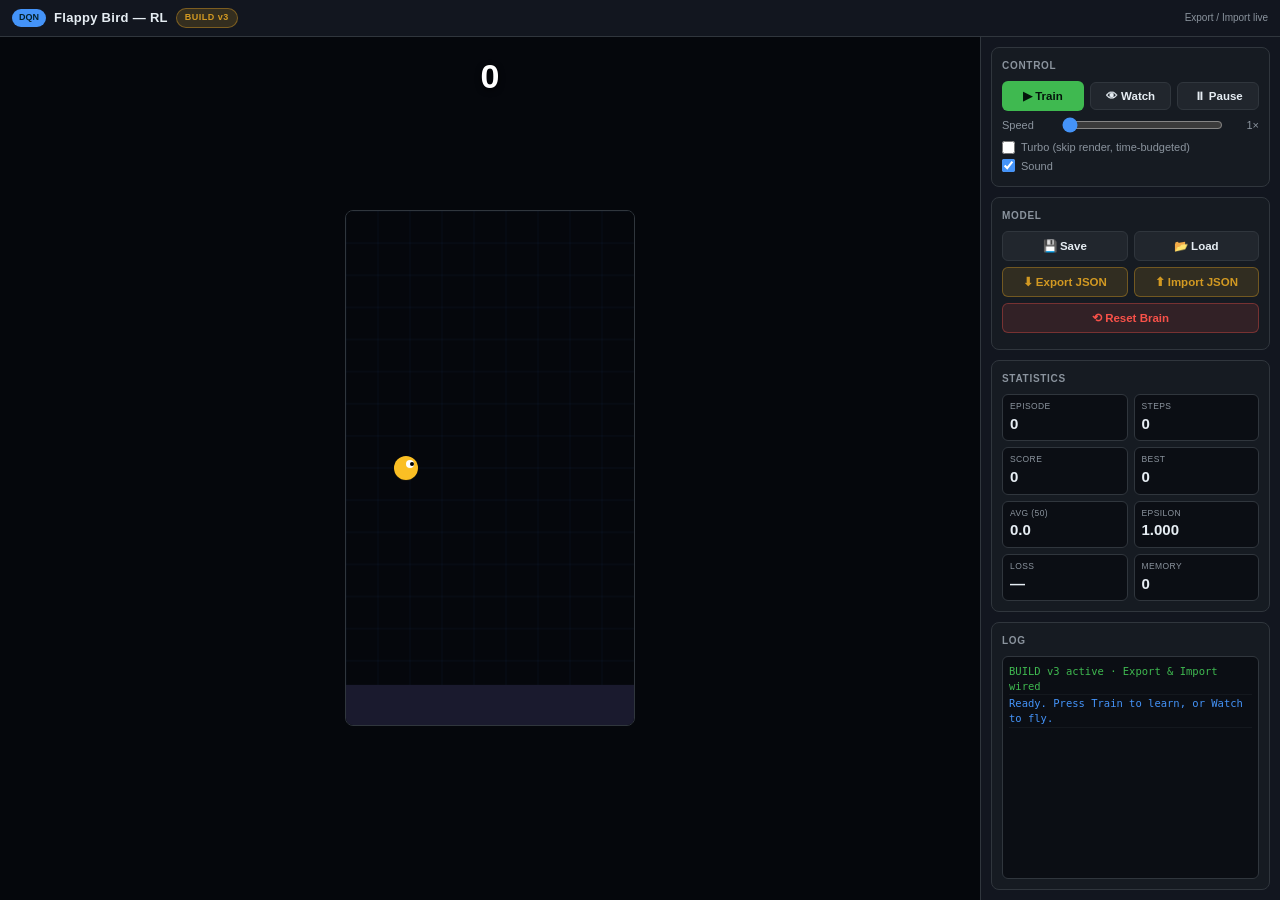
<file: index.html>
<!doctype html>
<html lang="en">
<head>
<meta charset="utf-8">
<meta name="viewport" content="width=device-width, initial-scale=1, viewport-fit=cover">
<meta http-equiv="Cache-Control" content="no-cache, no-store, must-revalidate">
<meta http-equiv="Pragma" content="no-cache">
<meta http-equiv="Expires" content="0">
<title>Flappy Bird — DQN RL · BUILD v3</title>
<style>
:root{--bg:#0b0e14;--panel:#12161f;--card:#161b22;--line:#30363d;--text:#e6edf3;--dim:#8b949e;--accent:#4493f8;--green:#3fb950;--red:#f85149;--amber:#d29922}
*{box-sizing:border-box;margin:0;padding:0}
html,body{height:100%}
body{background:var(--bg);color:var(--text);font:13px/1.5 -apple-system,BlinkMacSystemFont,"Segoe UI",Roboto,sans-serif;display:flex;flex-direction:column;overflow:hidden}
header{padding:8px 12px;border-bottom:1px solid var(--line);background:var(--panel);display:flex;align-items:center;gap:8px;flex:none;flex-wrap:wrap}
header h1{font-size:13px;font-weight:700;letter-spacing:.3px}
header .tag{font-size:9px;font-weight:700;background:var(--accent);color:#04222b;padding:2px 7px;border-radius:999px}
header .ver{font-size:9px;font-weight:800;letter-spacing:.5px;background:rgba(210,153,34,.18);color:var(--amber);border:1px solid rgba(210,153,34,.45);padding:2px 8px;border-radius:999px}
header .sub{font-size:10px;color:var(--dim);margin-left:auto}
.wrap{flex:1;min-height:0;display:flex;gap:0}
.stage{flex:1;min-width:0;display:flex;align-items:center;justify-content:center;padding:8px;position:relative;background:#05070c}
canvas{background:#05070c;border:1px solid var(--line);border-radius:8px;width:auto;height:auto;max-width:100%;max-height:100%;aspect-ratio:288/512;display:block}
.hud{position:absolute;top:14px;left:0;right:0;text-align:center;font-size:34px;font-weight:800;color:#fff;text-shadow:0 2px 6px rgba(0,0,0,.7);pointer-events:none}
.side{width:300px;flex:none;border-left:1px solid var(--line);background:var(--panel);overflow-y:auto;padding:10px;display:flex;flex-direction:column;gap:10px}
.card{background:var(--card);border:1px solid var(--line);border-radius:8px;padding:10px}
.card h2{font-size:10px;text-transform:uppercase;letter-spacing:.7px;color:var(--dim);margin-bottom:8px}
.row{display:flex;gap:6px;align-items:center;flex-wrap:wrap;margin-bottom:6px}
.row:last-child{margin-bottom:0}
.row label{font-size:11px;color:var(--dim);min-width:54px}
.row input[type=range]{flex:1;accent-color:var(--accent)}
.row .val{font-size:11px;color:var(--dim);min-width:30px;text-align:right}
button{flex:1;min-width:0;background:#21262d;border:1px solid var(--line);border-radius:6px;padding:7px 6px;color:var(--text);font-size:11.5px;font-weight:600;cursor:pointer;white-space:nowrap}
button:hover{border-color:var(--accent)}
button.primary{background:var(--green);border-color:transparent;color:#04140b}
button.warn{background:rgba(210,153,34,.15);border-color:rgba(210,153,34,.4);color:var(--amber)}
button.danger{background:rgba(248,81,73,.12);border-color:rgba(248,81,73,.35);color:var(--red)}
.chk{display:flex;gap:6px;align-items:center;font-size:11px;color:var(--dim);cursor:pointer;margin:2px 0}
.chk input{accent-color:var(--accent);width:auto;margin:0}
.grid{display:grid;grid-template-columns:1fr 1fr;gap:6px}
.stat{background:var(--bg);border:1px solid var(--line);border-radius:6px;padding:5px 7px}
.stat .k{font-size:8.5px;text-transform:uppercase;letter-spacing:.4px;color:var(--dim)}
.stat .v{font-size:15px;font-weight:700;font-variant-numeric:tabular-nums}
.log{height:120px;overflow-y:auto;background:var(--bg);border:1px solid var(--line);border-radius:6px;padding:6px;font:10.5px/1.4 ui-monospace,Menlo,Consolas,monospace;color:var(--dim)}
.log div{padding:1px 0;border-bottom:1px solid rgba(48,54,61,.25);word-break:break-word}
.log .good{color:var(--green)}.log .bad{color:var(--red)}.log .info{color:var(--accent)}
input[type=file]{display:none}
@media(max-width:760px){
  .wrap{flex-direction:column}
  .stage{flex:none;height:46vh;padding:6px}
  canvas{max-height:100%}
  .side{width:100%;flex:1;border-left:none;border-top:1px solid var(--line)}
  .hud{font-size:26px;top:8px}
}
</style>
</head>
<body>
<header>
  <span class="tag">DQN</span>
  <h1>Flappy Bird — RL</h1>
  <span class="ver" id="buildVer">BUILD v3</span>
  <span class="sub">Export / Import live</span>
</header>
<div class="wrap">
  <div class="stage">
    <canvas id="game" width="288" height="512"></canvas>
    <div class="hud" id="liveScore">0</div>
  </div>
  <div class="side">
    <div class="card">
      <h2>Control</h2>
      <div class="row">
        <button id="btnTrain" class="primary">▶ Train</button>
        <button id="btnWatch">👁 Watch</button>
        <button id="btnPause">⏸ Pause</button>
      </div>
      <div class="row">
        <label>Speed</label>
        <input type="range" id="speed" min="1" max="30" value="1">
        <span class="val" id="speedVal">1×</span>
      </div>
      <div class="chk"><input type="checkbox" id="turbo"><span>Turbo (skip render, time‑budgeted)</span></div>
      <div class="chk"><input type="checkbox" id="sound" checked><span>Sound</span></div>
    </div>
    <div class="card">
      <h2>Model</h2>
      <div class="row">
        <button id="btnSave">💾 Save</button>
        <button id="btnLoad">📂 Load</button>
      </div>
      <div class="row">
        <button id="btnExport" class="warn">⬇ Export JSON</button>
        <button id="btnImport" class="warn">⬆ Import JSON</button>
      </div>
      <div class="row">
        <button id="btnReset" class="danger">⟲ Reset Brain</button>
      </div>
      <input type="file" id="fileImport" accept=".json,application/json">
    </div>
    <div class="card">
      <h2>Statistics</h2>
      <div class="grid">
        <div class="stat"><div class="k">Episode</div><div class="v" id="stEp">0</div></div>
        <div class="stat"><div class="k">Steps</div><div class="v" id="stSteps">0</div></div>
        <div class="stat"><div class="k">Score</div><div class="v" id="stScore">0</div></div>
        <div class="stat"><div class="k">Best</div><div class="v" id="stBest">0</div></div>
        <div class="stat"><div class="k">Avg (50)</div><div class="v" id="stAvg">0.0</div></div>
        <div class="stat"><div class="k">Epsilon</div><div class="v" id="stEps">1.000</div></div>
        <div class="stat"><div class="k">Loss</div><div class="v" id="stLoss">—</div></div>
        <div class="stat"><div class="k">Memory</div><div class="v" id="stMem">0</div></div>
      </div>
    </div>
    <div class="card" style="flex:1;display:flex;flex-direction:column;min-height:0">
      <h2>Log</h2>
      <div class="log" id="logBox" style="flex:1;height:auto"></div>
    </div>
  </div>
</div>

<script>
console.log('FLAPPY DQN BUILD v3 loaded');
/* ---------- Neural net: 4 -> 32 -> 32 -> 2, ReLU hidden, linear out, Adam ---------- */
function randn(){var u=0,v=0;while(u===0)u=Math.random();while(v===0)v=Math.random();return Math.sqrt(-2*Math.log(u))*Math.cos(2*Math.PI*v);}
function DenseNet(sizes){
  this.sizes=sizes.slice();this.L=sizes.length-1;this.W=[];this.b=[];
  for(var l=0;l<this.L;l++){var nin=sizes[l],nout=sizes[l+1],sc=Math.sqrt(2/nin),Wl=[];
    for(var i=0;i<nout;i++){var row=new Float64Array(nin);for(var j=0;j<nin;j++)row[j]=randn()*sc;Wl.push(row);}
    this.W.push(Wl);this.b.push(new Float64Array(nout));}
  this.adamInit();
}
DenseNet.prototype.adamInit=function(){
  this.t=0;this.b1=0.9;this.b2=0.999;this.e=1e-8;this.mW=[];this.vW=[];this.mb=[];this.vb=[];
  for(var l=0;l<this.L;l++){var no=this.sizes[l+1],ni=this.sizes[l],mW=[],vW=[];
    for(var i=0;i<no;i++){mW.push(new Float64Array(ni));vW.push(new Float64Array(ni));}
    this.mW.push(mW);this.vW.push(vW);this.mb.push(new Float64Array(no));this.vb.push(new Float64Array(no));}
};
DenseNet.prototype.forward=function(x){
  var acts=[x instanceof Float64Array?x:Float64Array.from(x)],zs=[],a=acts[0];
  for(var l=0;l<this.L;l++){var Wl=this.W[l],bl=this.b[l],no=Wl.length,ni=Wl[0].length,z=new Float64Array(no);
    for(var i=0;i<no;i++){var s=bl[i],r=Wl[i];for(var j=0;j<ni;j++)s+=r[j]*a[j];z[i]=s;}
    zs.push(z);var out=new Float64Array(no),last=(l===this.L-1);
    for(var k=0;k<no;k++)out[k]=last?z[k]:Math.max(0,z[k]);
    acts.push(out);a=out;}
  this._c={acts:acts,zs:zs};return a;
};
DenseNet.prototype.predict=function(x){return this.forward(x);};
DenseNet.prototype.train=function(x,target,lr){
  var out=this.forward(x),c=this._c,n=out.length,delta=new Float64Array(n),loss=0,i,j;
  for(i=0;i<n;i++){var d=out[i]-target[i];loss+=d*d;delta[i]=2*d/n;}loss/=n;
  var gW=[],gB=[];
  for(var l=0;l<this.L;l++){var no=this.sizes[l+1],ni=this.sizes[l],gw=[];for(i=0;i<no;i++)gw.push(new Float64Array(ni));gW.push(gw);gB.push(new Float64Array(no));}
  for(var l2=this.L-1;l2>=0;l2--){
    var ap=c.acts[l2],dz;
    if(l2===this.L-1){dz=delta;}else{var z=c.zs[l2];dz=new Float64Array(delta.length);for(i=0;i<delta.length;i++)dz[i]=z[i]>0?delta[i]:0;}
    for(i=0;i<dz.length;i++){gB[l2][i]=dz[i];var gr=gW[l2][i];for(j=0;j<ap.length;j++)gr[j]+=dz[i]*ap[j];}
    if(l2>0){var W=this.W[l2],prev=new Float64Array(ap.length);for(i=0;i<dz.length;i++){var dv=dz[i],pr=W[i];for(j=0;j<pr.length;j++)prev[j]+=dv*pr[j];}delta=prev;}
  }
  this.t++;var c1=1-Math.pow(this.b1,this.t),c2=1-Math.pow(this.b2,this.t);
  for(var l3=0;l3<this.L;l3++){var no3=this.sizes[l3+1];
    for(i=0;i<no3;i++){var ni3=this.W[l3][i].length;
      for(j=0;j<ni3;j++){var g=gW[l3][i][j];this.mW[l3][i][j]=this.b1*this.mW[l3][i][j]+(1-this.b1)*g;this.vW[l3][i][j]=this.b2*this.vW[l3][i][j]+(1-this.b2)*g*g;this.W[l3][i][j]-=lr*(this.mW[l3][i][j]/c1)/(Math.sqrt(this.vW[l3][i][j]/c2)+this.e);}
      var gb=gB[l3][i];this.mb[l3][i]=this.b1*this.mb[l3][i]+(1-this.b1)*gb;this.vb[l3][i]=this.b2*this.vb[l3][i]+(1-this.b2)*gb*gb;this.b[l3][i]-=lr*(this.mb[l3][i]/c1)/(Math.sqrt(this.vb[l3][i]/c2)+this.e);}
  }
  return loss;
};
DenseNet.prototype.copyFrom=function(o){for(var l=0;l<this.L;l++){for(var i=0;i<this.W[l].length;i++){this.b[l][i]=o.b[l][i];var a=this.W[l][i],b=o.W[l][i];for(var j=0;j<a.length;j++)a[j]=b[j];}}};
DenseNet.prototype.serialize=function(){var W=[],b=[];for(var l=0;l<this.L;l++){var wl=[];for(var i=0;i<this.W[l].length;i++)wl.push(Array.from(this.W[l][i]));W.push(wl);b.push(Array.from(this.b[l]));}return{sizes:this.sizes,W:W,b:b};};
DenseNet.deserialize=function(d){var net=new DenseNet(d.sizes);for(var l=0;l<net.L;l++){for(var i=0;i<d.W[l].length;i++){net.b[l][i]=d.b[l][i];var a=net.W[l][i],b=d.W[l][i];for(var j=0;j<a.length;j++)a[j]=b[j];}}net.adamInit();return net;};

/* ---------- Environment ---------- */
var G=0.42,JF=-7.2,TV=14,PS=3,GAP=130,PW=52,PSP=200,BR=12,CW=288,CH=512,GY=CH-40,BX=60;
function FlappyEnv(cv){this.cv=cv;this.cx=cv?cv.getContext('2d'):null;this.reset();}
FlappyEnv.prototype.reset=function(){
  this.y=CH/2;this.vy=0;this.pipes=[];this.score=0;this.steps=0;this.done=false;
  this.spawn(CW+60);this.spawn(CW+60+PSP);this.state=this.getState();return this.state;
};
FlappyEnv.prototype.spawn=function(x){var mn=60,mx=GY-GAP-60,t=mn+Math.random()*(mx-mn);this.pipes.push({x:x,top:t,bot:t+GAP,passed:false});};
FlappyEnv.prototype.nextPipe=function(){for(var i=0;i<this.pipes.length;i++)if(this.pipes[i].x+PW>BX-BR)return this.pipes[i];return null;};
FlappyEnv.prototype.getState=function(){
  var p=this.nextPipe(),ny=this.y/CH,nv=this.vy/TV,nd=1,ng=0;
  if(p){nd=Math.max(0,p.x-BX)/CW;ng=((p.top+p.bot)/2-this.y)/CH;}
  return new Float64Array([ny,nv,nd,ng]);
};
FlappyEnv.prototype.step=function(action){
  if(this.done)return{state:this.state,reward:0,done:true,score:this.score};
  if(action===1)this.vy=JF;
  this.vy+=G;if(this.vy>TV)this.vy=TV;this.y+=this.vy;this.steps++;
  var reward=0.01,i;
  for(i=this.pipes.length-1;i>=0;i--){var pp=this.pipes[i];pp.x-=PS;
    if(!pp.passed&&pp.x+PW<BX-BR){pp.passed=true;this.score++;reward+=1;}
    if(pp.x+PW<-PW)this.pipes.splice(i,1);}
  var right=this.pipes.length?this.pipes[this.pipes.length-1].x:BX;
  if(right<CW+50)this.spawn(right+PSP);
  if(this.y+BR>=GY||this.y-BR<=0){this.done=true;reward=-10;}
  for(i=0;i<this.pipes.length;i++){var q=this.pipes[i];
    if(BX+BR>q.x&&BX-BR<q.x+PW&&(this.y-BR<q.top||this.y+BR>q.bot)){this.done=true;reward=-10;}}
  this.state=this.getState();return{state:this.state,reward:reward,done:this.done,score:this.score};
};
FlappyEnv.prototype.render=function(){
  var c=this.cx;if(!c)return;
  c.fillStyle='#05070c';c.fillRect(0,0,CW,CH);
  c.strokeStyle='rgba(68,147,248,.06)';c.lineWidth=1;
  for(var x=0;x<CW;x+=32){c.beginPath();c.moveTo(x,0);c.lineTo(x,CH);c.stroke();}
  for(var y=0;y<CH;y+=32){c.beginPath();c.moveTo(0,y);c.lineTo(CW,y);c.stroke();}
  c.fillStyle='#1a1a2e';c.fillRect(0,GY,CW,CH-GY);
  for(var i=0;i<this.pipes.length;i++){var p=this.pipes[i];
    c.fillStyle='#3fb950';c.fillRect(p.x,0,PW,p.top);c.fillRect(p.x,p.bot,PW,GY-p.bot);
    c.fillStyle='#2ea043';c.fillRect(p.x-2,p.top-14,PW+4,14);c.fillRect(p.x-2,p.bot,PW+4,14);}
  c.save();c.translate(BX,this.y);
  c.rotate(Math.min(Math.PI/4,Math.max(-Math.PI/4,this.vy*0.08)));
  c.fillStyle='#fbbf24';c.beginPath();c.arc(0,0,BR,0,Math.PI*2);c.fill();
  c.fillStyle='#fff';c.beginPath();c.arc(4,-4,4,0,Math.PI*2);c.fill();
  c.fillStyle='#000';c.beginPath();c.arc(6,-4,2,0,Math.PI*2);c.fill();
  c.restore();
};

/* ---------- DQN agent ---------- */
function ReplayBuffer(cap){this.cap=cap;this.data=[];this.pos=0;}
ReplayBuffer.prototype.push=function(it){if(this.data.length<this.cap)this.data.push(it);else this.data[this.pos]=it;this.pos=(this.pos+1)%this.cap;};
ReplayBuffer.prototype.sample=function(n){var o=new Array(n);for(var i=0;i<n;i++)o[i]=this.data[(Math.random()*this.data.length)|0];return o;};
Object.defineProperty(ReplayBuffer.prototype,'size',{get:function(){return this.data.length;}});
ReplayBuffer.prototype.clear=function(){this.data=[];this.pos=0;};

var CAP=20000,BATCH=64,GAMMA=0.99,LR=0.001,SYNC=1000,WARM=500,E0=1.0,E1=0.02,ED=0.995,CLIP=1.0;
function DQNAgent(){
  this.policy=new DenseNet([4,32,32,2]);this.target=new DenseNet([4,32,32,2]);this.target.copyFrom(this.policy);
  this.mem=new ReplayBuffer(CAP);this.eps=E0;this.steps=0;this.loss=null;
}
DQNAgent.prototype.act=function(s,greedy){
  if(!greedy&&Math.random()<this.eps)return Math.random()<0.5?0:1;
  var q=this.policy.predict(s);return q[0]>=q[1]?0:1;
};
DQNAgent.prototype.remember=function(s,a,r,s2,d){this.mem.push({s:s,a:a,r:r,s2:s2,d:d});};
DQNAgent.prototype.learn=function(){
  this.steps++;if(this.mem.size<Math.max(BATCH,WARM))return null;
  var b=this.mem.sample(BATCH),sum=0;
  for(var i=0;i<b.length;i++){var t=b[i],qn=this.target.predict(t.s2),mx=Math.max(qn[0],qn[1]);
    var y=t.d?t.r:t.r+GAMMA*mx,qc=this.policy.predict(t.s),td=y-qc[t.a];
    td=Math.max(-CLIP,Math.min(CLIP,td));var tv=new Float64Array([qc[0],qc[1]]);tv[t.a]=qc[t.a]+td;
    sum+=this.policy.train(t.s,tv,LR);}
  if(this.steps%SYNC===0)this.target.copyFrom(this.policy);
  this.loss=sum/BATCH;return this.loss;
};
DQNAgent.prototype.endEpisode=function(){this.eps=Math.max(E1,this.eps*ED);};
DQNAgent.prototype.resetBrain=function(){this.policy=new DenseNet([4,32,32,2]);this.target=new DenseNet([4,32,32,2]);this.target.copyFrom(this.policy);this.mem.clear();this.eps=E0;this.steps=0;this.loss=null;};
DQNAgent.prototype.serialize=function(){return{policy:this.policy.serialize(),eps:this.eps,steps:this.steps};};
DQNAgent.prototype.load=function(d){this.policy=DenseNet.deserialize(d.policy);this.target=new DenseNet([4,32,32,2]);this.target.copyFrom(this.policy);this.eps=d.eps!=null?d.eps:E1;this.steps=d.steps||0;this.mem.clear();this.loss=null;};

/* ---------- App ---------- */
(function(){
var $=function(s){return document.querySelector(s);};
var cv=$('#game'),env=new FlappyEnv(cv),agent=new DQNAgent();
var mode='idle',running=false,speed=1,turbo=false,soundOn=true;
var episode=0,best=0,scores=[],totalSteps=0,cur=env.reset(),audioCtx=null;

function beep(f,d,v){if(!soundOn)return;try{if(!audioCtx)audioCtx=new(window.AudioContext||window.webkitAudioContext)();var o=audioCtx.createOscillator(),g=audioCtx.createGain();o.type='square';o.frequency.value=f;g.gain.value=v;g.gain.exponentialRampToValueAtTime(0.001,audioCtx.currentTime+d);o.connect(g);g.connect(audioCtx.destination);o.start();o.stop(audioCtx.currentTime+d);}catch(e){}}
function log(m,cls){var box=$('#logBox');if(!box)return;var d=document.createElement('div');d.textContent=m;if(cls)d.className=cls;box.appendChild(d);box.scrollTop=box.scrollHeight;if(box.children.length>150)box.removeChild(box.firstChild);}
function avg(){if(!scores.length)return 0;var s=scores.slice(-50),t=0;for(var i=0;i<s.length;i++)t+=s[i];return t/s.length;}
function stats(){$('#stEp').textContent=episode;$('#stSteps').textContent=totalSteps;$('#stScore').textContent=env.score;$('#stBest').textContent=best;$('#stAvg').textContent=avg().toFixed(1);$('#stEps').textContent=agent.eps.toFixed(3);$('#stLoss').textContent=agent.loss!=null?agent.loss.toFixed(4):'—';$('#stMem').textContent=agent.mem.size;$('#liveScore').textContent=env.score;}

function doStep(){
  var a=agent.act(cur,mode==='watch'),r=env.step(a);
  if(mode==='train'){agent.remember(cur,a,r.reward,r.state,r.done);agent.learn();}
  cur=r.state;totalSteps++;
  if(r.done){episode++;if(r.score>best)best=r.score;scores.push(r.score);if(mode==='train')agent.endEpisode();
    if(r.score>0&&r.score%10===0)log('Ep '+episode+': score '+r.score,'good');
    if(r.score===0&&episode%25===0)log('Ep '+episode+': died at 0','bad');
    cur=env.reset();if(soundOn&&r.score>0)beep(880,0.08,0.08);}
}
function frame(){
  if(running){
    if(turbo){var dl=performance.now()+14;var n=0;while(performance.now()<dl&&n<400){doStep();n++;}}
    else{for(var i=0;i<speed;i++)doStep();}
  }
  if(!turbo)env.render();
  stats();requestAnimationFrame(frame);
}

$('#btnTrain').onclick=function(){mode='train';running=true;log('Training started','info');if(audioCtx&&audioCtx.state==='suspended')audioCtx.resume();};
$('#btnWatch').onclick=function(){mode='watch';running=true;log('Watching greedy policy','info');};
$('#btnPause').onclick=function(){running=!running;log(running?'Resumed':'Paused','info');};
$('#speed').oninput=function(e){speed=parseInt(e.target.value,10);$('#speedVal').textContent=speed+'×';};
$('#turbo').onchange=function(e){turbo=e.target.checked;};
$('#sound').onchange=function(e){soundOn=e.target.checked;};

$('#btnSave').onclick=function(){try{var j=JSON.stringify(agent.serialize());if(j.length>4500000){log('Model too large for localStorage ('+Math.round(j.length/1048576)+' MB). Use Export.','bad');return;}localStorage.setItem('flappy_dqn',j);log('Saved to localStorage ('+Math.round(j.length/1024)+' KB)','good');}catch(e){log('Save failed: '+e.message,'bad');}};
$('#btnLoad').onclick=function(){try{var raw=localStorage.getItem('flappy_dqn');if(!raw){log('No saved model','bad');return;}agent.load(JSON.parse(raw));log('Loaded from localStorage','good');}catch(e){log('Load failed: '+e.message,'bad');}};
$('#btnReset').onclick=function(){if(!confirm('Reset brain? Learned weights lost.'))return;agent.resetBrain();episode=0;best=0;scores=[];totalSteps=0;cur=env.reset();log('Brain reset','info');};

function download(name,text,type){
  try{
    var blob=new Blob([text],{type:type||'application/octet-stream'});
    var url=URL.createObjectURL(blob);
    var a=document.createElement('a');a.href=url;a.download=name;a.style.display='none';
    document.body.appendChild(a);a.click();
    setTimeout(function(){if(a.parentNode)a.parentNode.removeChild(a);URL.revokeObjectURL(url);},200);
    return true;
  }catch(e){return false;}
}
$('#btnExport').onclick=function(){
  var json=JSON.stringify(agent.serialize(),null,2);
  var name='flappy-dqn-'+Date.now()+'.json';
  if(download(name,json,'application/json')){log('Exported '+name+' ('+Math.round(json.length/1024)+' KB)','good');return;}
  try{navigator.clipboard.writeText(json).then(function(){log('Download blocked — JSON copied to clipboard instead','info');},function(){prompt('Copy this JSON:',json);});}
  catch(e){prompt('Copy this JSON manually:',json);}
};
$('#btnImport').onclick=function(){$('#fileImport').click();};
$('#fileImport').onchange=function(e){
  var f=e.target.files[0];if(!f)return;
  if(f.size>50*1048576){log('File too large','bad');e.target.value='';return;}
  var rd=new FileReader();
  rd.onerror=function(){log('Could not read file','bad');};
  rd.onload=function(ev){try{var p=JSON.parse(ev.target.result);if(!p.policy||!p.policy.sizes||!p.policy.W){log('Invalid model: missing policy weights','bad');return;}agent.load(p);episode=0;best=0;scores=[];totalSteps=0;cur=env.reset();log('Imported '+f.name+' ('+Math.round(f.size/1024)+' KB)','good');}catch(err){log('Import failed: '+err.message,'bad');}};
  rd.readAsText(f);e.target.value='';
};

try{var s=localStorage.getItem('flappy_dqn');if(s){agent.load(JSON.parse(s));log('Auto-loaded saved model','info');}}catch(e){}
env.render();stats();
log('BUILD v3 active · Export & Import wired','good');
log('Ready. Press Train to learn, or Watch to fly.','info');
requestAnimationFrame(frame);
})();
</script>
</body>
</html>
</file>
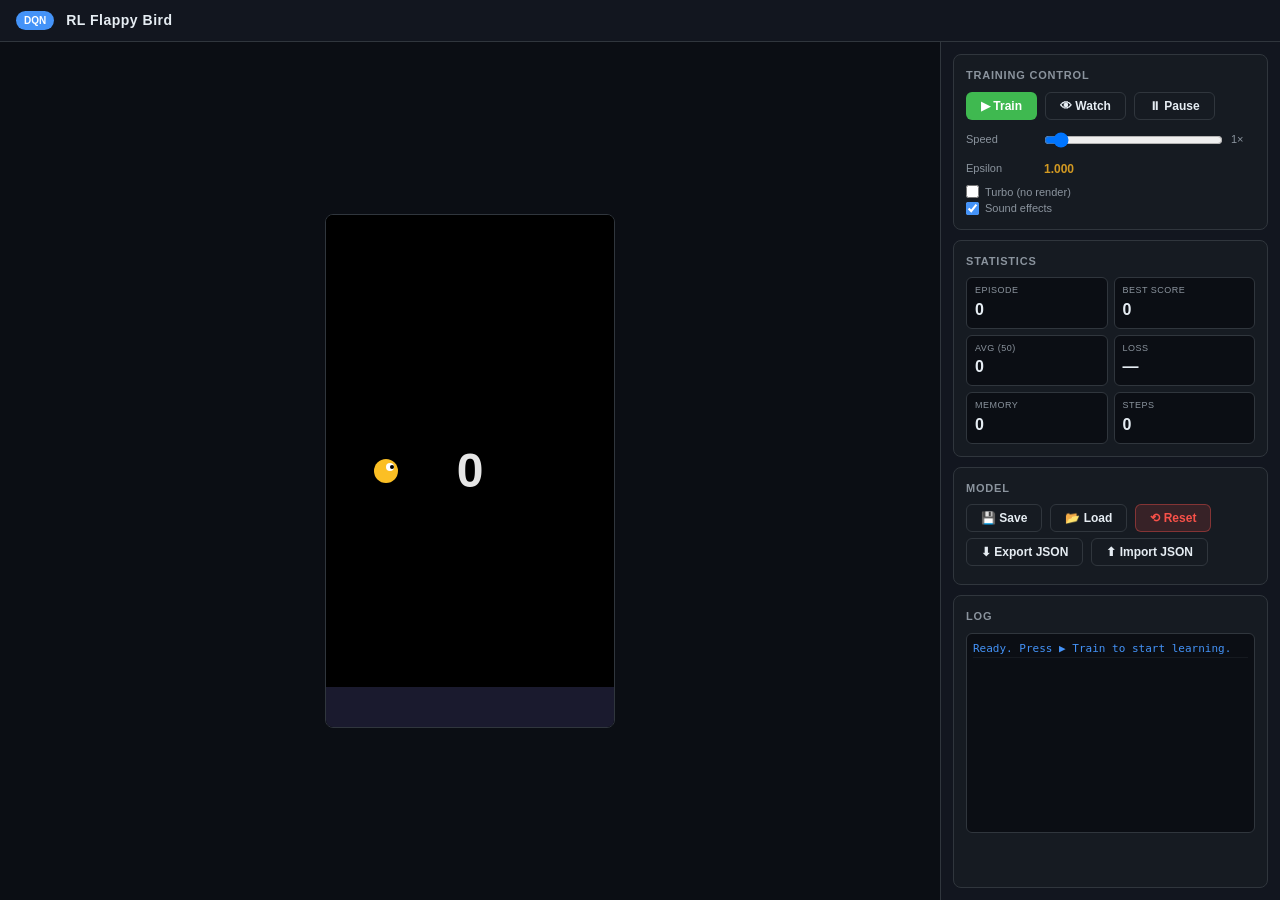
<file: docs/rl-flappy/index.html>
<!doctype html>
<html lang="en">
<head>
<meta charset="utf-8">
<meta name="viewport" content="width=device-width, initial-scale=1, maximum-scale=1, user-scalable=no">
<title>VibeBridge · RL Flappy Bird</title>
<style>
  :root{--bg:#0b0e14;--panel:#12161f;--card:#161b22;--line:#30363d;--text:#e6edf3;--dim:#8b949e;--accent:#4493f8;--green:#3fb950;--red:#f85149;--amber:#d29922}
  *{box-sizing:border-box;margin:0;padding:0}
  body{background:var(--bg);color:var(--text);font:13px/1.5 -apple-system,BlinkMacSystemFont,"Segoe UI",sans-serif;height:100vh;display:flex;flex-direction:column;overflow:hidden}
  header{padding:10px 16px;border-bottom:1px solid var(--line);display:flex;align-items:center;gap:12px;background:var(--panel)}
  header h1{font-size:14px;font-weight:700;letter-spacing:.5px}
  header .tag{font-size:10px;background:var(--accent);color:#fff;padding:2px 8px;border-radius:999px;font-weight:600}
  .wrap{flex:1;display:flex;min-height:0}
  .game-col{flex:1;display:flex;flex-direction:column;align-items:center;justify-content:center;min-width:0;padding:12px;position:relative}
  canvas{border:1px solid var(--line);border-radius:8px;background:#000;image-rendering:pixelated;max-width:100%;max-height:100%}
  .overlay{position:absolute;inset:0;display:flex;align-items:center;justify-content:center;pointer-events:none}
  .overlay .score{font-size:48px;font-weight:800;color:#fff;text-shadow:0 2px 8px rgba(0,0,0,.6);opacity:.9}
  .side{width:340px;min-width:280px;border-left:1px solid var(--line);background:var(--panel);display:flex;flex-direction:column;overflow-y:auto;padding:12px;gap:10px}
  .card{background:var(--card);border:1px solid var(--line);border-radius:8px;padding:12px}
  .card h2{font-size:11px;text-transform:uppercase;letter-spacing:.8px;color:var(--dim);margin-bottom:8px}
  .row{display:flex;gap:8px;align-items:center;flex-wrap:wrap;margin-bottom:6px}
  .row label{font-size:11px;color:var(--dim);min-width:70px}
  .row input,.row select{flex:1;background:var(--bg);border:1px solid var(--line);border-radius:6px;padding:5px 8px;color:var(--text);font-size:12px;outline:none}
  .row input:focus,.row select:focus{border-color:var(--accent)}
  button{background:var(--card);border:1px solid var(--line);border-radius:6px;padding:6px 14px;color:var(--text);font-size:12px;font-weight:600;cursor:pointer;transition:all .15s}
  button:hover{border-color:var(--accent);color:var(--accent)}
  button.primary{background:var(--green);border-color:transparent;color:#fff}
  button.primary:hover{filter:brightness(1.1)}
  button.danger{background:rgba(248,81,73,.15);border-color:rgba(248,81,73,.4);color:var(--red)}
  .stat-grid{display:grid;grid-template-columns:1fr 1fr;gap:6px}
  .stat{background:var(--bg);border:1px solid var(--line);border-radius:6px;padding:6px 8px}
  .stat .k{font-size:9px;text-transform:uppercase;letter-spacing:.5px;color:var(--dim)}
  .stat .v{font-size:16px;font-weight:700;color:var(--text);font-variant-numeric:tabular-nums}
  .log{flex:1;min-height:80px;max-height:200px;overflow-y:auto;background:var(--bg);border:1px solid var(--line);border-radius:6px;padding:6px;font:11px/1.4 ui-monospace,Menlo,Consolas,monospace;color:var(--dim)}
  .log div{padding:1px 0;border-bottom:1px solid rgba(48,54,61,.3)}
  .log .good{color:var(--green)}.log .bad{color:var(--red)}.log .info{color:var(--accent)}
  .check{display:flex;gap:6px;align-items:center;font-size:11px;color:var(--dim);cursor:pointer}
  .check input{accent-color:var(--accent)}
  @media(max-width:800px){.wrap{flex-direction:column}.side{width:100%;border-left:none;border-top:1px solid var(--line)}}
</style>
</head>
<body>
<header>
  <span class="tag">DQN</span>
  <h1>RL Flappy Bird</h1>
</header>
<div class="wrap">
  <div class="game-col">
    <canvas id="game" width="288" height="512"></canvas>
    <div class="overlay"><div class="score" id="liveScore">0</div></div>
  </div>
  <div class="side">
    <div class="card">
      <h2>Training Control</h2>
      <div class="row">
        <button id="btnTrain" class="primary">▶ Train</button>
        <button id="btnWatch">👁 Watch</button>
        <button id="btnPause">⏸ Pause</button>
      </div>
      <div class="row">
        <label>Speed</label>
        <input type="range" id="speedSlider" min="1" max="50" value="1">
        <span id="speedVal" style="font-size:11px;color:var(--dim);min-width:24px">1×</span>
      </div>
      <div class="row">
        <label>Epsilon</label>
        <span id="epsDisplay" style="font-size:12px;font-weight:600;color:var(--amber)">1.000</span>
      </div>
      <div class="check"><input type="checkbox" id="chkTurbo"><span>Turbo (no render)</span></div>
      <div class="check"><input type="checkbox" id="chkSound" checked><span>Sound effects</span></div>
    </div>
    <div class="card">
      <h2>Statistics</h2>
      <div class="stat-grid">
        <div class="stat"><div class="k">Episode</div><div class="v" id="stEp">0</div></div>
        <div class="stat"><div class="k">Best Score</div><div class="v" id="stBest">0</div></div>
        <div class="stat"><div class="k">Avg (50)</div><div class="v" id="stAvg">0</div></div>
        <div class="stat"><div class="k">Loss</div><div class="v" id="stLoss">—</div></div>
        <div class="stat"><div class="k">Memory</div><div class="v" id="stMem">0</div></div>
        <div class="stat"><div class="k">Steps</div><div class="v" id="stSteps">0</div></div>
      </div>
    </div>
    <div class="card">
      <h2>Model</h2>
      <div class="row">
        <button id="btnSave">💾 Save</button>
        <button id="btnLoad">📂 Load</button>
        <button id="btnReset" class="danger">⟲ Reset</button>
      </div>
      <div class="row">
        <button id="btnExport">⬇ Export JSON</button>
        <button id="btnImport">⬆ Import JSON</button>
      </div>
      <input type="file" id="fileImport" accept=".json" style="display:none">
    </div>
    <div class="card" style="flex:1;display:flex;flex-direction:column">
      <h2>Log</h2>
      <div class="log" id="logBox"></div>
    </div>
  </div>
</div>
<script src="nn.js"></script>
<script src="env.js"></script>
<script src="agent.js"></script>
<script src="app.js"></script>
</body>
</html>
</file>
